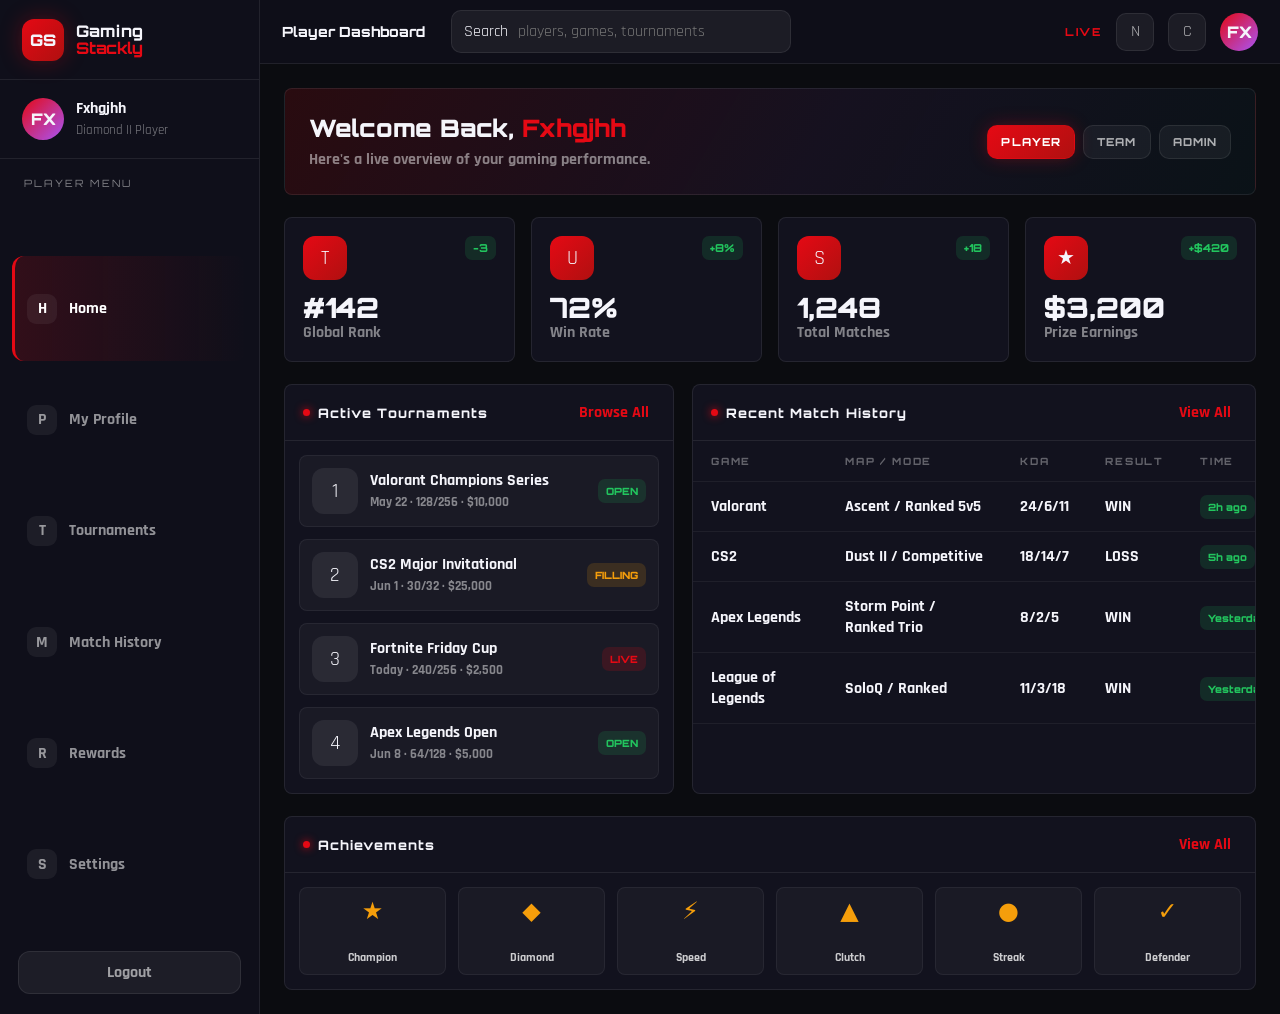
<file: index.html>
<!DOCTYPE html>
<html lang="en">
<head>
  <meta charset="UTF-8" />
  <meta name="viewport" content="width=device-width, initial-scale=1.0" />
  <title>Gaming Stackly Dashboard</title>
  <link rel="preconnect" href="https://fonts.googleapis.com" />
  <link rel="preconnect" href="https://fonts.gstatic.com" crossorigin />
  <link href="https://fonts.googleapis.com/css2?family=Orbitron:wght@500;700;900&family=Rajdhani:wght@500;600;700&display=swap" rel="stylesheet" />
  <style>
    :root {
      --bg: #0b0c10;
      --panel: #12121e;
      --panel-2: #0f0f1a;
      --line: rgba(255,255,255,.08);
      --muted: rgba(255,255,255,.48);
      --soft: rgba(255,255,255,.06);
      --red: #e50914;
      --violet: #a855f7;
      --gold: #f59e0b;
      --green: #22c55e;
      --cyan: #06b6d4;
    }

    * { box-sizing: border-box; }
    html, body { margin: 0; min-height: 100%; }
    body {
      font-family: Rajdhani, system-ui, sans-serif;
      background: var(--bg);
      color: #f5f5fb;
      overflow-x: hidden;
    }
    button, input { font: inherit; }
    button { cursor: pointer; }

    .app { min-height: 100vh; display: grid; grid-template-columns: 260px minmax(0, 1fr); background: #0b0c10; }
    .sidebar { background: var(--panel-2); border-right: 1px solid var(--line); min-height: 100vh; display: flex; flex-direction: column; position: sticky; top: 0; }
    .brand { height: 80px; display: flex; align-items: center; gap: 12px; padding: 0 22px; border-bottom: 1px solid var(--line); }
    .logo { width: 42px; height: 42px; border-radius: 12px; display: grid; place-items: center; font-family: Orbitron; font-weight: 900; background: linear-gradient(135deg, var(--red), #b01010); box-shadow: 0 0 22px rgba(229,9,20,.3); }
    .brand-name { font-family: Orbitron; font-weight: 800; line-height: 1.05; }
    .brand-name span { color: var(--red); }
    .profile { display: flex; align-items: center; gap: 12px; padding: 18px 22px; border-bottom: 1px solid var(--line); }
    .avatar { width: 42px; height: 42px; border-radius: 999px; display: grid; place-items: center; font-family: Orbitron; font-weight: 900; background: linear-gradient(135deg, var(--red), var(--violet)); }
    .profile small, .nav-title, .muted { color: var(--muted); }
    .profile strong { display: block; }
    .nav { padding: 18px 12px; display: grid; gap: 6px; flex: 1; }
    .nav-title { padding: 0 12px 8px; font-family: Orbitron; font-size: 10px; letter-spacing: .22em; text-transform: uppercase; }
    .nav button { display: flex; align-items: center; gap: 12px; width: 100%; padding: 11px 12px; color: rgba(255,255,255,.55); background: transparent; border: 0; border-left: 3px solid transparent; border-radius: 12px; text-align: left; font-weight: 700; }
    .nav button.active { color: #fff; border-left-color: var(--red); background: linear-gradient(90deg, rgba(229,9,20,.16), transparent); }
    .nav i { width: 30px; height: 30px; border-radius: 9px; display: grid; place-items: center; background: var(--soft); font-style: normal; }
    .logout { margin: 16px 18px 20px; border: 1px solid var(--line); background: var(--soft); color: rgba(255,255,255,.58); border-radius: 12px; padding: 10px 12px; font-weight: 700; }

    .main { min-width: 0; display: flex; flex-direction: column; }
    .topbar { height: 64px; position: sticky; top: 0; z-index: 2; display: flex; align-items: center; gap: 14px; padding: 0 22px; background: rgba(15,15,26,.96); border-bottom: 1px solid var(--line); }
    .menu { display: none; width: 38px; height: 38px; border: 1px solid var(--line); border-radius: 10px; background: var(--soft); color: #fff; }
    .title { font-family: Orbitron; font-size: 14px; font-weight: 800; }
    .search { max-width: 340px; flex: 1; display: flex; align-items: center; gap: 8px; padding: 9px 12px; border: 1px solid var(--line); border-radius: 10px; background: var(--soft); margin-left: 12px; }
    .search input { width: 100%; background: transparent; border: 0; outline: 0; color: white; }
    .pill { margin-left: auto; color: var(--red); font-family: Orbitron; font-size: 11px; letter-spacing: .16em; font-weight: 800; }
    .icon-btn { width: 38px; height: 38px; border: 1px solid var(--line); border-radius: 10px; background: var(--soft); color: rgba(255,255,255,.65); }

    .content { width: min(1600px, 100%); margin: 0 auto; padding: 24px; display: grid; gap: 22px; }
    .hero, .card { background: var(--panel); border: 1px solid var(--line); border-radius: 8px; }
    .hero { position: relative; overflow: hidden; padding: 24px; display: flex; justify-content: space-between; gap: 20px; align-items: center; background: linear-gradient(120deg, rgba(229,9,20,.14), rgba(168,85,247,.07) 55%, rgba(6,182,212,.04)); }
    .hero h1 { margin: 0 0 6px; font: 900 24px Orbitron; }
    .hero h1 span { color: var(--red); }
    .hero p { margin: 0; color: var(--muted); font-weight: 700; }
    .role-switch { display: flex; gap: 8px; flex-wrap: wrap; }
    .role-switch button { border: 1px solid var(--line); background: rgba(255,255,255,.05); color: rgba(255,255,255,.65); border-radius: 10px; padding: 9px 13px; font-family: Orbitron; font-size: 11px; font-weight: 800; letter-spacing: .1em; text-transform: uppercase; }
    .role-switch button.active { color: white; border-color: rgba(229,9,20,.4); background: linear-gradient(135deg, var(--red), #b01010); box-shadow: 0 0 18px rgba(229,9,20,.28); }

    .stats { display: grid; grid-template-columns: repeat(4, minmax(0, 1fr)); gap: 16px; }
    .stat { padding: 18px; display: grid; gap: 14px; }
    .stat-top { display: flex; justify-content: space-between; align-items: flex-start; }
    .stat-icon { width: 44px; height: 44px; border-radius: 12px; display: grid; place-items: center; background: linear-gradient(135deg, var(--red), #b01010); font-size: 20px; }
    .change { font-family: Orbitron; font-size: 11px; font-weight: 800; padding: 5px 8px; border-radius: 7px; color: var(--green); background: rgba(34,197,94,.14); }
    .stat-value { font: 900 28px Orbitron; line-height: 1; }
    .stat-label { color: var(--muted); font-weight: 700; }

    .grid { display: grid; grid-template-columns: 390px minmax(0, 1fr); gap: 18px; }
    .card-head { display: flex; align-items: center; justify-content: space-between; padding: 16px 18px; border-bottom: 1px solid var(--line); }
    .card-head h2 { display: flex; align-items: center; gap: 8px; margin: 0; font: 800 13px Orbitron; letter-spacing: .08em; }
    .dot { width: 7px; height: 7px; border-radius: 999px; background: var(--red); box-shadow: 0 0 8px var(--red); }
    .card-head button { color: var(--red); border: 0; background: transparent; font-weight: 800; }
    .list { padding: 14px; display: grid; gap: 12px; }
    .item { display: grid; grid-template-columns: 46px minmax(0, 1fr) auto; align-items: center; gap: 12px; padding: 12px; border: 1px solid rgba(255,255,255,.06); border-radius: 8px; background: rgba(255,255,255,.035); }
    .item-icon { width: 46px; height: 46px; border-radius: 12px; display: grid; place-items: center; background: rgba(255,255,255,.07); font-size: 20px; }
    .item strong { display: block; white-space: nowrap; overflow: hidden; text-overflow: ellipsis; }
    .item small { color: var(--muted); font-weight: 700; }
    .badge { font-family: Orbitron; font-size: 10px; font-weight: 900; padding: 6px 8px; border-radius: 7px; color: var(--green); background: rgba(34,197,94,.14); white-space: nowrap; }
    .badge.live { color: var(--red); background: rgba(229,9,20,.16); }
    .badge.warn { color: var(--gold); background: rgba(245,158,11,.15); }

    .table-wrap { overflow-x: auto; }
    table { width: 100%; min-width: 600px; border-collapse: collapse; }
    th, td { padding: 14px 18px; text-align: left; border-bottom: 1px solid rgba(255,255,255,.055); }
    th { color: rgba(255,255,255,.34); font: 800 10px Orbitron; letter-spacing: .18em; text-transform: uppercase; }
    td { font-weight: 700; }
    .achievements { display: grid; grid-template-columns: repeat(6, minmax(0, 1fr)); gap: 12px; padding: 14px; }
    .achievement { min-height: 88px; display: grid; place-items: center; text-align: center; gap: 4px; border: 1px solid rgba(255,255,255,.06); border-radius: 8px; background: rgba(255,255,255,.035); }
    .achievement i { font-style: normal; font-size: 24px; color: var(--gold); }
    .achievement strong { font-size: 12px; color: rgba(255,255,255,.78); }

    @media (max-width: 980px) {
      .app { grid-template-columns: 1fr; }
      .sidebar { position: fixed; inset: 0 auto 0 0; width: 260px; transform: translateX(-100%); transition: transform .2s; z-index: 5; }
      .sidebar.open { transform: translateX(0); }
      .menu { display: inline-grid; place-items: center; }
      .stats { grid-template-columns: repeat(2, minmax(0, 1fr)); }
      .grid { grid-template-columns: 1fr; }
      .hero { align-items: flex-start; flex-direction: column; }
    }
    @media (max-width: 620px) {
      .content { padding: 16px; }
      .topbar { padding: 0 14px; }
      .search, .pill { display: none; }
      .stats { grid-template-columns: 1fr; }
      .achievements { grid-template-columns: repeat(2, minmax(0, 1fr)); }
      .hero h1 { font-size: 20px; }
    }
  </style>
</head>
<body>
  <div class="app">
    <aside class="sidebar" id="sidebar">
      <div class="brand"><div class="logo">GS</div><div class="brand-name">Gaming<br><span>Stackly</span></div></div>
      <div class="profile"><div class="avatar" id="avatar">FX</div><div><strong id="profileName">Fxhgjhh</strong><small id="profileTag">Diamond II Player</small></div></div>
      <nav class="nav">
        <div class="nav-title" id="navTitle">Player Menu</div>
        <button class="active"><i>H</i>Home</button><button><i>P</i>My Profile</button><button><i>T</i>Tournaments</button><button><i>M</i>Match History</button><button><i>R</i>Rewards</button><button><i>S</i>Settings</button>
      </nav>
      <button class="logout">Logout</button>
    </aside>

    <main class="main">
      <header class="topbar"><button class="menu" id="menuBtn">☰</button><div class="title" id="pageTitle">Player Dashboard</div><label class="search">Search <input placeholder="players, games, tournaments" /></label><div class="pill">LIVE</div><button class="icon-btn">N</button><button class="icon-btn">C</button><div class="avatar" style="width:38px;height:38px" id="topAvatar">FX</div></header>
      <section class="content">
        <div class="hero">
          <div><h1 id="heroTitle">Welcome Back, <span>Fxhgjhh</span></h1><p id="heroText">Here's a live overview of your gaming performance.</p></div>
          <div class="role-switch"><button class="active" data-role="player">Player</button><button data-role="team">Team</button><button data-role="admin">Admin</button></div>
        </div>

        <div class="stats" id="stats"></div>

        <div class="grid">
          <section class="card"><div class="card-head"><h2><span class="dot"></span><span id="leftTitle">Active Tournaments</span></h2><button>Browse All</button></div><div class="list" id="leftList"></div></section>
          <section class="card"><div class="card-head"><h2><span class="dot"></span><span id="rightTitle">Recent Match History</span></h2><button>View All</button></div><div class="table-wrap"><table><thead id="tableHead"></thead><tbody id="tableBody"></tbody></table></div></section>
        </div>

        <section class="card"><div class="card-head"><h2><span class="dot"></span>Achievements</h2><button>View All</button></div><div class="achievements"><div class="achievement"><i>★</i><strong>Champion</strong></div><div class="achievement"><i>◆</i><strong>Diamond</strong></div><div class="achievement"><i>⚡</i><strong>Speed</strong></div><div class="achievement"><i>▲</i><strong>Clutch</strong></div><div class="achievement"><i>●</i><strong>Streak</strong></div><div class="achievement"><i>✓</i><strong>Defender</strong></div></div></section>
      </section>
    </main>
  </div>

  <script>
    const data = {
      player: {
        title: 'Player Dashboard', avatar: 'FX', name: 'Fxhgjhh', tag: 'Diamond II Player', hero: 'Welcome Back, <span>Fxhgjhh</span>', text: "Here's a live overview of your gaming performance.", menu: 'Player Menu',
        stats: [['#142','Global Rank','T','-3'], ['72%','Win Rate','U','+8%'], ['1,248','Total Matches','S','+18'], ['$3,200','Prize Earnings','★','+$420']],
        leftTitle: 'Active Tournaments', left: [['Valorant Champions Series','May 22 · 128/256','$10,000','OPEN'], ['CS2 Major Invitational','Jun 1 · 30/32','$25,000','FILLING'], ['Fortnite Friday Cup','Today · 240/256','$2,500','LIVE'], ['Apex Legends Open','Jun 8 · 64/128','$5,000','OPEN']],
        rightTitle: 'Recent Match History', headers: ['Game','Map / Mode','KDA','Result','Time'], rows: [['Valorant','Ascent / Ranked 5v5','24/6/11','WIN','2h ago'], ['CS2','Dust II / Competitive','18/14/7','LOSS','5h ago'], ['Apex Legends','Storm Point / Ranked Trio','8/2/5','WIN','Yesterday'], ['League of Legends','SoloQ / Ranked','11/3/18','WIN','Yesterday']]
      },
      team: {
        title: 'Team Dashboard', avatar: 'SB', name: 'StormBreakers', tag: 'Elite Team', hero: 'StormBreakers <span>Team Hub</span>', text: 'Roster, scrims, schedule, and competitive performance in one view.', menu: 'Team Menu',
        stats: [['#38','Team Ranking','T','+5'], ['68%','Win Rate','U','+4%'], ['284','Matches Played','S','+12'], ['$8,400','Prize Earned','★','+$1.2k']],
        leftTitle: 'Roster Management', left: [['Fxhgjhh','IGL / Fragger','Diamond II','ONLINE'], ['SkyKiller','Support','Diamond III','ONLINE'], ['ZeroRush','Entry Fragger','Platinum I','AWAY'], ['NightXero','Sniper','Diamond I','ONLINE']],
        rightTitle: 'Match Schedule', headers: ['Opponent','Game','Date','Type','Status'], rows: [['NightRaiders','Valorant','May 20, 8:00 PM','Ranked Match','SOON'], ['EchoForce','CS2','May 22, 6:00 PM','Tournament','SOON'], ['BlazeFive','Apex','May 18, 9:00 PM','Scrim','WIN'], ['ShadowTeam','Valorant','May 17, 7:30 PM','Ranked','LOSS']]
      },
      admin: {
        title: 'Admin Dashboard', avatar: 'AD', name: 'Admin User', tag: 'Administrator', hero: 'Admin <span>Control Panel</span>', text: 'System health, users, tournaments, revenue, and reports.', menu: 'Admin Menu',
        stats: [['24,891','Total Users','U','+1,240'], ['1,342','Active Teams','T','+87'], ['$182,400','Total Revenue','$','+$22.1k'], ['8','Live Tournaments','L','+3']],
        leftTitle: 'User Management', left: [['Fxhgjhh','fx@gaming.io','Player','ACTIVE'], ['StormBreakers','sb@gaming.io','Team','ACTIVE'], ['NightRaiders','nr@gaming.io','Team','SUSPENDED'], ['VortexGG','vx@gaming.io','Player','INACTIVE']],
        rightTitle: 'System Activity Logs', headers: ['Type','Message','Time','Area','Status'], rows: [['Success','Tournament created','2 min ago','Events','OK'], ['Warning','Team suspended for ToS issue','15 min ago','Users','REVIEW'], ['Info','System backup completed','1h ago','Infra','OK'], ['Success','New team verified','2h ago','Teams','OK']]
      }
    };

    const $ = id => document.getElementById(id);
    const sidebar = $('sidebar');
    $('menuBtn').onclick = () => sidebar.classList.toggle('open');
    document.querySelectorAll('.nav button').forEach(btn => btn.onclick = () => { document.querySelectorAll('.nav button').forEach(b => b.classList.remove('active')); btn.classList.add('active'); sidebar.classList.remove('open'); });

    function badgeClass(text) { return text === 'LIVE' || text === 'LOSS' || text === 'SUSPENDED' ? 'badge live' : text === 'FILLING' || text === 'SOON' || text === 'REVIEW' || text === 'INACTIVE' ? 'badge warn' : 'badge'; }
    function render(role) {
      const d = data[role];
      $('pageTitle').textContent = d.title; $('avatar').textContent = d.avatar; $('topAvatar').textContent = d.avatar; $('profileName').textContent = d.name; $('profileTag').textContent = d.tag; $('heroTitle').innerHTML = d.hero; $('heroText').textContent = d.text; $('navTitle').textContent = d.menu; $('leftTitle').textContent = d.leftTitle; $('rightTitle').textContent = d.rightTitle;
      $('stats').innerHTML = d.stats.map(s => `<article class="card stat"><div class="stat-top"><div class="stat-icon">${s[2]}</div><span class="change">${s[3]}</span></div><div><div class="stat-value">${s[0]}</div><div class="stat-label">${s[1]}</div></div></article>`).join('');
      $('leftList').innerHTML = d.left.map((x, i) => `<div class="item"><div class="item-icon">${i + 1}</div><div><strong>${x[0]}</strong><small>${x[1]} · ${x[2]}</small></div><span class="${badgeClass(x[3])}">${x[3]}</span></div>`).join('');
      $('tableHead').innerHTML = `<tr>${d.headers.map(h => `<th>${h}</th>`).join('')}</tr>`;
      $('tableBody').innerHTML = d.rows.map(r => `<tr>${r.map((c, i) => i === r.length - 1 ? `<td><span class="${badgeClass(c)}">${c}</span></td>` : `<td>${c}</td>`).join('')}</tr>`).join('');
      document.querySelectorAll('.role-switch button').forEach(b => b.classList.toggle('active', b.dataset.role === role));
    }
    document.querySelectorAll('.role-switch button').forEach(btn => btn.onclick = () => render(btn.dataset.role));
    render('player');
  </script>
</body>
</html>
</file>
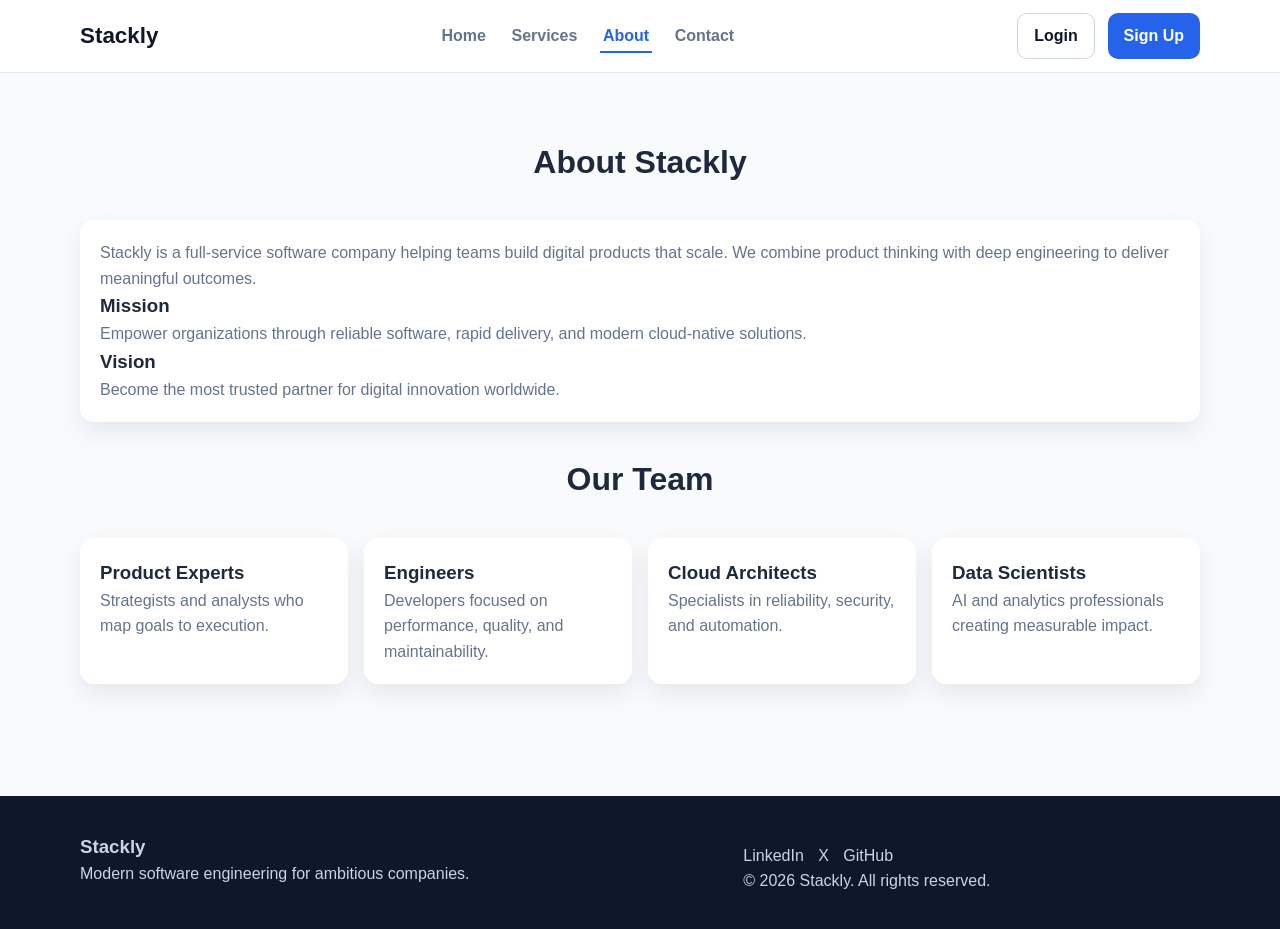
<file: about.html>
<!DOCTYPE html><html lang="en"><head><meta charset="UTF-8"><meta name="viewport" content="width=device-width, initial-scale=1.0"><title>Stackly | About</title><link rel="stylesheet" href="style.css"></head><body>
<header class="site-header"><div class="container navbar"><a class="logo" href="index.html">Stackly</a><button class="menu-toggle">☰</button><ul class="nav-links"><li><a class="nav-link" href="index.html">Home</a></li><li><a class="nav-link" href="services.html">Services</a></li><li><a class="nav-link active" href="about.html">About</a></li><li><a class="nav-link" href="contact.html">Contact</a></li></ul><div class="nav-actions" id="userArea"></div></div></header>
<main class="section"><div class="container"><h1 class="section-title">About Stackly</h1><div class="card"><p>Stackly is a full-service software company helping teams build digital products that scale. We combine product thinking with deep engineering to deliver meaningful outcomes.</p><h3>Mission</h3><p>Empower organizations through reliable software, rapid delivery, and modern cloud-native solutions.</p><h3>Vision</h3><p>Become the most trusted partner for digital innovation worldwide.</p></div><h2 class="section-title" style="margin-top:2rem;">Our Team</h2><div class="grid"><article class="card"><h3>Product Experts</h3><p>Strategists and analysts who map goals to execution.</p></article><article class="card"><h3>Engineers</h3><p>Developers focused on performance, quality, and maintainability.</p></article><article class="card"><h3>Cloud Architects</h3><p>Specialists in reliability, security, and automation.</p></article><article class="card"><h3>Data Scientists</h3><p>AI and analytics professionals creating measurable impact.</p></article></div></div></main>
<footer class="site-footer"><div class="container footer-content"><div><h3>Stackly</h3><p>Modern software engineering for ambitious companies.</p></div><div><div class="socials"><a href="#">LinkedIn</a><a href="#">X</a><a href="#">GitHub</a></div><p>© 2026 Stackly. All rights reserved.</p></div></div></footer><script src="script.js"></script></body></html>
</file>
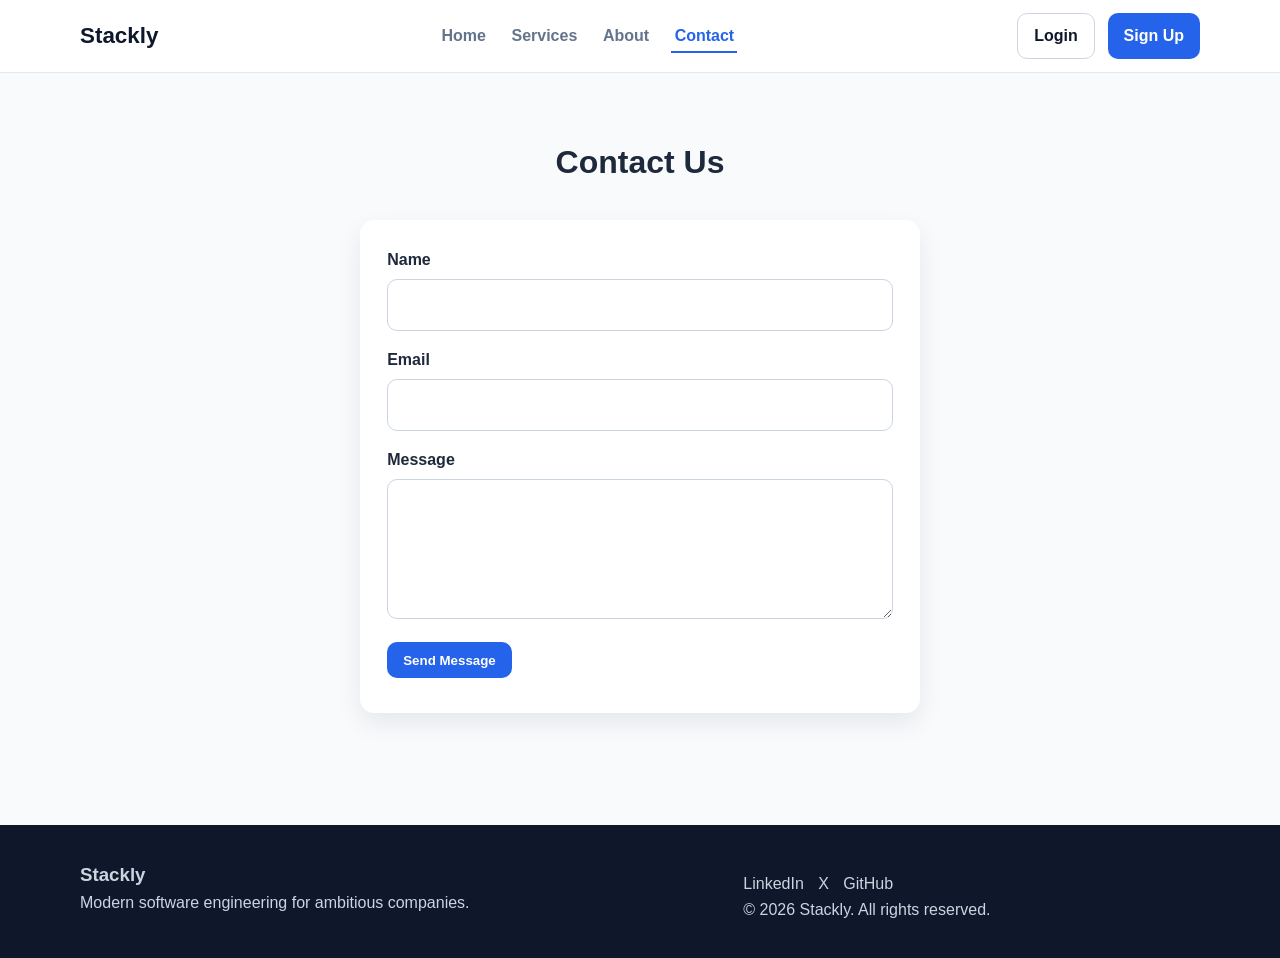
<file: contact.html>
<!DOCTYPE html><html lang="en"><head><meta charset="UTF-8"><meta name="viewport" content="width=device-width, initial-scale=1.0"><title>Stackly | Contact</title><link rel="stylesheet" href="style.css"></head><body>
<header class="site-header"><div class="container navbar"><a class="logo" href="index.html">Stackly</a><button class="menu-toggle">☰</button><ul class="nav-links"><li><a class="nav-link" href="index.html">Home</a></li><li><a class="nav-link" href="services.html">Services</a></li><li><a class="nav-link" href="about.html">About</a></li><li><a class="nav-link active" href="contact.html">Contact</a></li></ul><div class="nav-actions" id="userArea"></div></div></header>
<main class="contact-section"><div class="container"><h1 class="section-title">Contact Us</h1><form id="contactForm" class="form-card" novalidate><div class="form-group"><label for="name">Name</label><input id="name" type="text"><div class="error" id="nameError"></div></div><div class="form-group"><label for="email">Email</label><input id="email" type="email"><div class="error" id="emailError"></div></div><div class="form-group"><label for="message">Message</label><textarea id="message"></textarea><div class="error" id="messageError"></div></div><button class="btn btn-primary" type="submit">Send Message</button><p id="contactSuccess" class="success"></p></form></div></main>
<footer class="site-footer"><div class="container footer-content"><div><h3>Stackly</h3><p>Modern software engineering for ambitious companies.</p></div><div><div class="socials"><a href="#">LinkedIn</a><a href="#">X</a><a href="#">GitHub</a></div><p>© 2026 Stackly. All rights reserved.</p></div></div></footer><script src="script.js"></script></body></html>
</file>
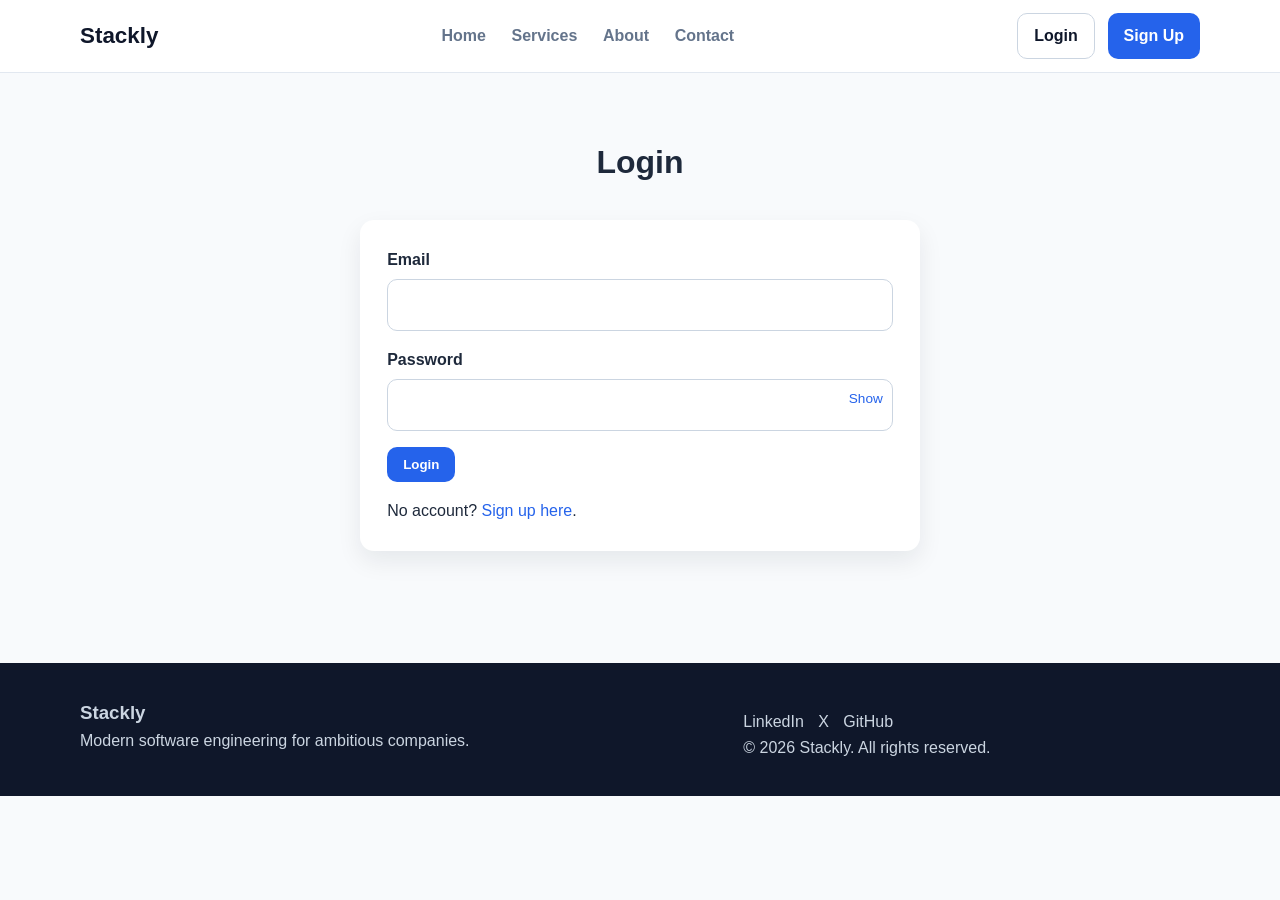
<file: login.html>
<!DOCTYPE html><html lang="en"><head><meta charset="UTF-8"><meta name="viewport" content="width=device-width, initial-scale=1.0"><title>Stackly | Login</title><link rel="stylesheet" href="style.css"></head><body>
<header class="site-header"><div class="container navbar"><a class="logo" href="index.html">Stackly</a><button class="menu-toggle">☰</button><ul class="nav-links"><li><a class="nav-link" href="index.html">Home</a></li><li><a class="nav-link" href="services.html">Services</a></li><li><a class="nav-link" href="about.html">About</a></li><li><a class="nav-link" href="contact.html">Contact</a></li></ul><div class="nav-actions" id="userArea"></div></div></header>
<main class="auth-section"><div class="container"><h1 class="section-title">Login</h1><form id="loginForm" class="form-card" novalidate><div class="form-group"><label for="loginEmail">Email</label><input id="loginEmail" type="email"><div id="loginEmailError" class="error"></div></div><div class="form-group input-wrap"><label for="loginPassword">Password</label><input id="loginPassword" type="password"><button class="password-toggle" type="button" data-toggle-password="loginPassword">Show</button><div id="loginPasswordError" class="error"></div></div><button class="btn btn-primary" type="submit">Login</button><p style="margin-top:1rem;">No account? <a href="signup.html" style="color:var(--primary);">Sign up here</a>.</p></form></div></main>
<footer class="site-footer"><div class="container footer-content"><div><h3>Stackly</h3><p>Modern software engineering for ambitious companies.</p></div><div><div class="socials"><a href="#">LinkedIn</a><a href="#">X</a><a href="#">GitHub</a></div><p>© 2026 Stackly. All rights reserved.</p></div></div></footer><script src="script.js"></script></body></html>
</file>
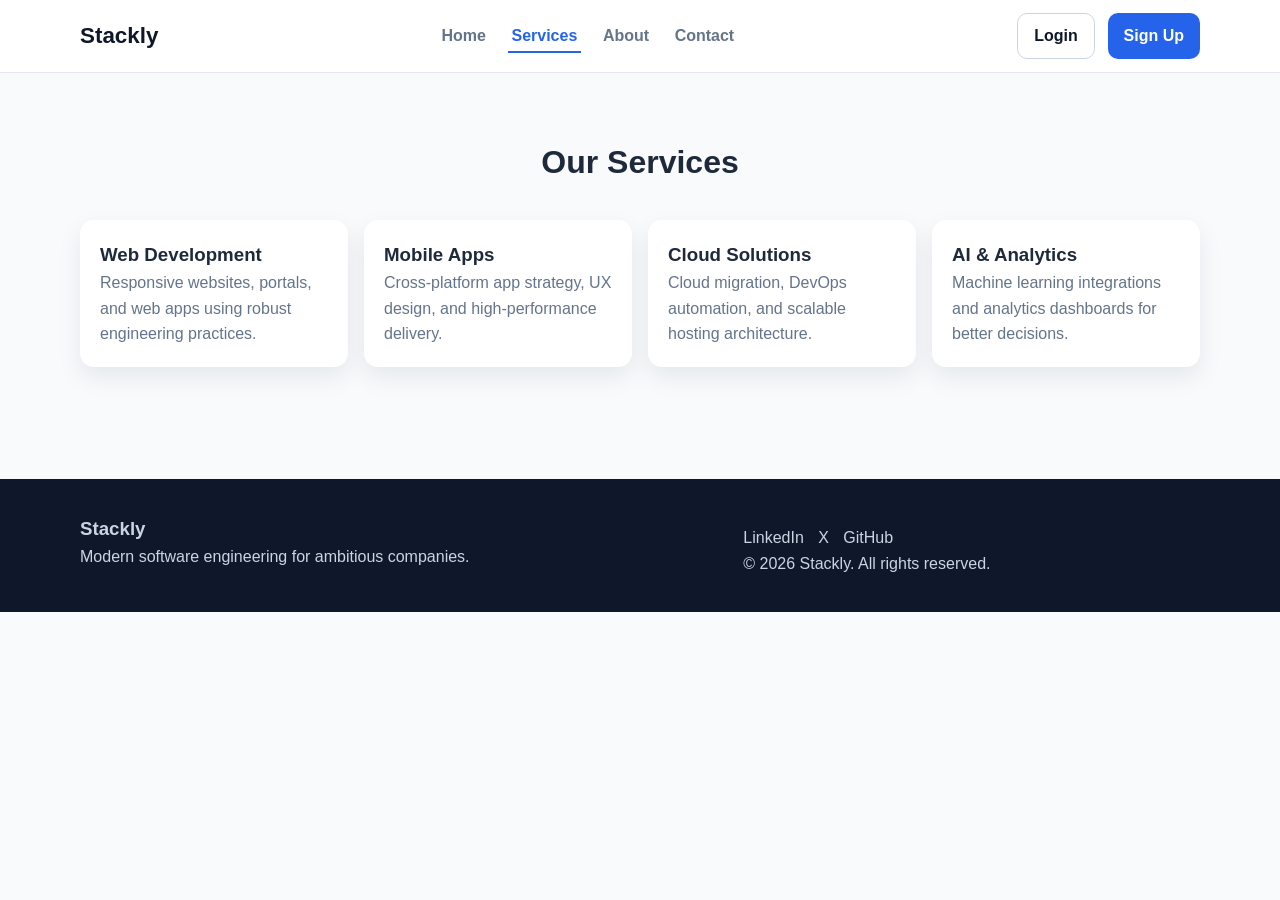
<file: services.html>
<!DOCTYPE html><html lang="en"><head><meta charset="UTF-8"><meta name="viewport" content="width=device-width, initial-scale=1.0"><title>Stackly | Services</title><link rel="stylesheet" href="style.css"></head><body>
<header class="site-header"><div class="container navbar"><a class="logo" href="index.html">Stackly</a><button class="menu-toggle">☰</button><ul class="nav-links"><li><a class="nav-link" href="index.html">Home</a></li><li><a class="nav-link active" href="services.html">Services</a></li><li><a class="nav-link" href="about.html">About</a></li><li><a class="nav-link" href="contact.html">Contact</a></li></ul><div class="nav-actions" id="userArea"></div></div></header>
<main class="section"><div class="container"><h1 class="section-title">Our Services</h1><div class="grid"><article class="card"><h3>Web Development</h3><p>Responsive websites, portals, and web apps using robust engineering practices.</p></article><article class="card"><h3>Mobile Apps</h3><p>Cross-platform app strategy, UX design, and high-performance delivery.</p></article><article class="card"><h3>Cloud Solutions</h3><p>Cloud migration, DevOps automation, and scalable hosting architecture.</p></article><article class="card"><h3>AI & Analytics</h3><p>Machine learning integrations and analytics dashboards for better decisions.</p></article></div></div></main>
<footer class="site-footer"><div class="container footer-content"><div><h3>Stackly</h3><p>Modern software engineering for ambitious companies.</p></div><div><div class="socials"><a href="#">LinkedIn</a><a href="#">X</a><a href="#">GitHub</a></div><p>© 2026 Stackly. All rights reserved.</p></div></div></footer><script src="script.js"></script></body></html>
</file>
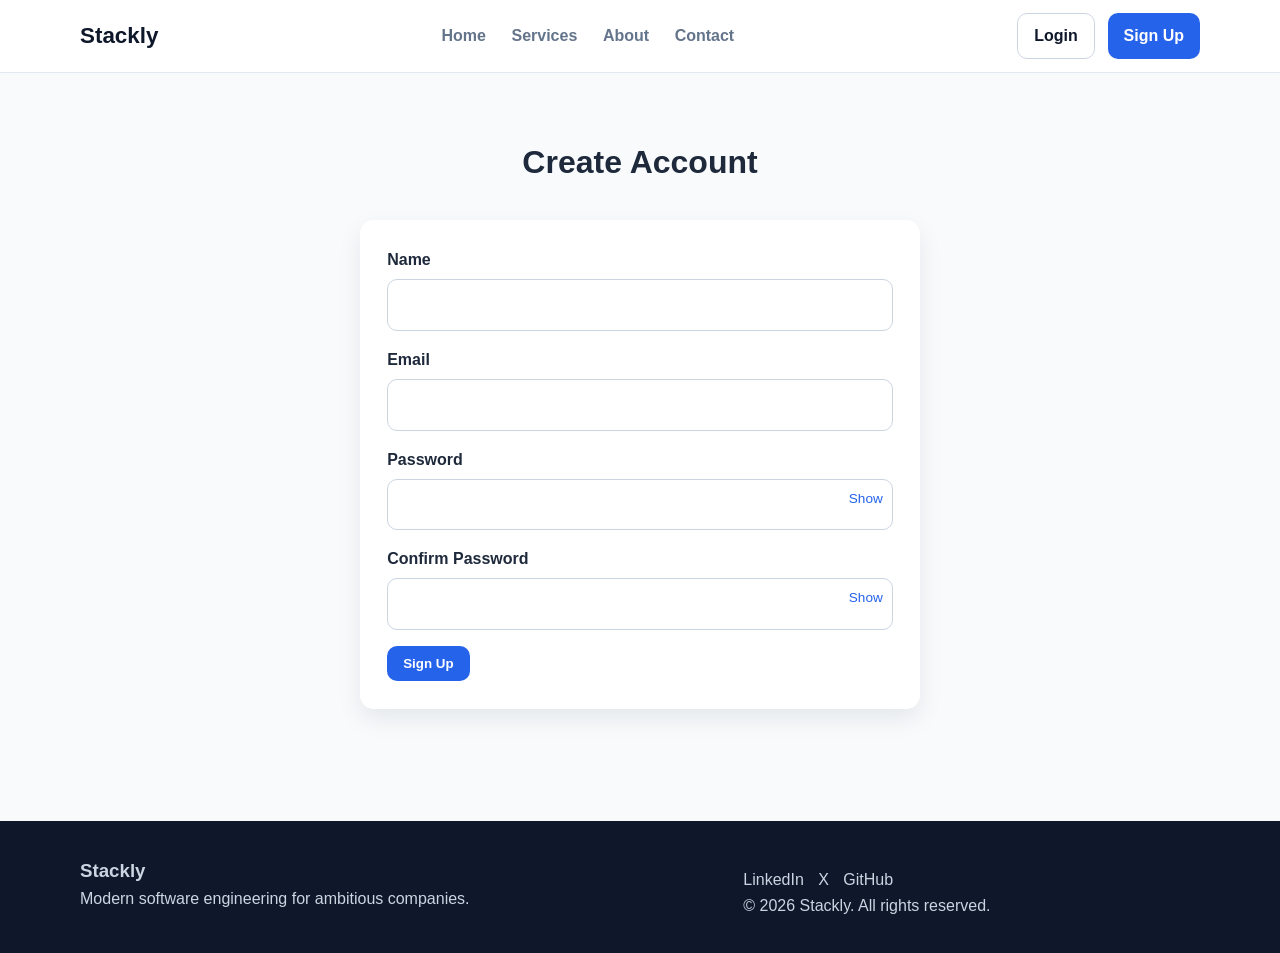
<file: signup.html>
<!DOCTYPE html><html lang="en"><head><meta charset="UTF-8"><meta name="viewport" content="width=device-width, initial-scale=1.0"><title>Stackly | Sign Up</title><link rel="stylesheet" href="style.css"></head><body>
<header class="site-header"><div class="container navbar"><a class="logo" href="index.html">Stackly</a><button class="menu-toggle">☰</button><ul class="nav-links"><li><a class="nav-link" href="index.html">Home</a></li><li><a class="nav-link" href="services.html">Services</a></li><li><a class="nav-link" href="about.html">About</a></li><li><a class="nav-link" href="contact.html">Contact</a></li></ul><div class="nav-actions" id="userArea"></div></div></header>
<main class="auth-section"><div class="container"><h1 class="section-title">Create Account</h1><form id="signupForm" class="form-card" novalidate><div class="form-group"><label for="signupName">Name</label><input id="signupName" type="text"><div id="signupNameError" class="error"></div></div><div class="form-group"><label for="signupEmail">Email</label><input id="signupEmail" type="email"><div id="signupEmailError" class="error"></div></div><div class="form-group input-wrap"><label for="signupPassword">Password</label><input id="signupPassword" type="password"><button class="password-toggle" type="button" data-toggle-password="signupPassword">Show</button><div id="signupPasswordError" class="error"></div></div><div class="form-group input-wrap"><label for="confirmPassword">Confirm Password</label><input id="confirmPassword" type="password"><button class="password-toggle" type="button" data-toggle-password="confirmPassword">Show</button><div id="confirmPasswordError" class="error"></div></div><button class="btn btn-primary" type="submit">Sign Up</button></form></div></main>
<footer class="site-footer"><div class="container footer-content"><div><h3>Stackly</h3><p>Modern software engineering for ambitious companies.</p></div><div><div class="socials"><a href="#">LinkedIn</a><a href="#">X</a><a href="#">GitHub</a></div><p>© 2026 Stackly. All rights reserved.</p></div></div></footer><script src="script.js"></script></body></html>
</file>
<file: style.css>
:root {
  --primary: #2563eb;
  --primary-dark: #1d4ed8;
  --secondary: #0f172a;
  --accent: #10b981;
  --bg: #f8fafc;
  --text: #1e293b;
  --muted: #64748b;
  --card: #ffffff;
  --danger: #dc2626;
  --shadow: 0 10px 25px rgba(15, 23, 42, 0.08);
  --radius: 14px;
}

* {
  box-sizing: border-box;
  margin: 0;
  padding: 0;
}

html {
  scroll-behavior: smooth;
}

body {
  font-family: "Inter", "Segoe UI", Roboto, Arial, sans-serif;
  color: var(--text);
  background: var(--bg);
  line-height: 1.6;
}

a {
  color: inherit;
  text-decoration: none;
}

img {
  max-width: 100%;
  display: block;
}

.container {
  width: min(1120px, 92%);
  margin: 0 auto;
}

.site-header {
  position: sticky;
  top: 0;
  z-index: 999;
  background: rgba(255, 255, 255, 0.95);
  backdrop-filter: blur(8px);
  border-bottom: 1px solid #e2e8f0;
}

.navbar {
  min-height: 72px;
  display: flex;
  align-items: center;
  justify-content: space-between;
  gap: 1rem;
}

.logo {
  font-size: 1.4rem;
  font-weight: 800;
  color: var(--secondary);
}

.nav-links {
  display: flex;
  list-style: none;
  gap: 1.2rem;
  align-items: center;
}

.nav-link {
  padding: 0.4rem 0.2rem;
  color: var(--muted);
  font-weight: 600;
  border-bottom: 2px solid transparent;
  transition: color 0.2s ease, border-color 0.2s ease;
}

.nav-link:hover,
.nav-link.active {
  color: var(--primary);
  border-bottom-color: var(--primary);
}

.nav-actions {
  display: flex;
  align-items: center;
  gap: 0.8rem;
}

.btn {
  border: none;
  border-radius: 10px;
  cursor: pointer;
  font-weight: 600;
  transition: transform 0.2s ease, box-shadow 0.2s ease, background 0.2s ease;
}

.btn:hover {
  transform: translateY(-2px);
}

.btn-primary {
  background: var(--primary);
  color: #fff;
  padding: 0.65rem 1rem;
}

.btn-primary:hover {
  background: var(--primary-dark);
  box-shadow: 0 8px 18px rgba(37, 99, 235, 0.3);
}

.btn-outline {
  border: 1px solid #cbd5e1;
  background: #fff;
  color: var(--secondary);
  padding: 0.6rem 1rem;
}

.btn-outline:hover {
  border-color: var(--primary);
  color: var(--primary);
}

.menu-toggle {
  display: none;
  background: transparent;
  border: none;
  font-size: 1.5rem;
  cursor: pointer;
}

.user-pill {
  font-size: 0.9rem;
  color: var(--secondary);
  background: #e2e8f0;
  padding: 0.35rem 0.7rem;
  border-radius: 999px;
}

.hero {
  padding: 5rem 0 3rem;
}

.hero-grid {
  display: grid;
  grid-template-columns: repeat(2, minmax(0, 1fr));
  gap: 2rem;
  align-items: center;
}

.hero h1 {
  font-size: clamp(2rem, 4.5vw, 3.5rem);
  line-height: 1.15;
  margin-bottom: 1rem;
}

.hero p {
  color: var(--muted);
  margin-bottom: 1.4rem;
}

.hero-art {
  background: linear-gradient(145deg, #dbeafe, #ecfeff);
  border-radius: var(--radius);
  padding: 2rem;
  box-shadow: var(--shadow);
  animation: float 4s ease-in-out infinite;
}

@keyframes float {
  0%, 100% { transform: translateY(0); }
  50% { transform: translateY(-8px); }
}

.section {
  padding: 4rem 0;
}

.section-title {
  text-align: center;
  margin-bottom: 2rem;
  font-size: 2rem;
}

.grid {
  display: grid;
  grid-template-columns: repeat(4, 1fr);
  gap: 1rem;
}

.card {
  background: var(--card);
  border-radius: var(--radius);
  padding: 1.25rem;
  box-shadow: var(--shadow);
  transition: transform 0.2s ease;
}

.card:hover { transform: translateY(-4px); }
.card p { color: var(--muted); }

.auth-section,
.contact-section {
  padding: 4rem 0;
}

.form-card {
  width: min(560px, 100%);
  margin: 0 auto;
  background: #fff;
  border-radius: var(--radius);
  box-shadow: var(--shadow);
  padding: 1.7rem;
}

.form-group { margin-bottom: 1rem; }

label {
  display: inline-block;
  margin-bottom: 0.4rem;
  font-weight: 600;
}

input,
textarea {
  width: 100%;
  padding: 0.75rem;
  border-radius: 10px;
  border: 1px solid #cbd5e1;
  font: inherit;
}

textarea { min-height: 140px; resize: vertical; }

.input-wrap {
  position: relative;
}

.password-toggle {
  position: absolute;
  right: 10px;
  top: 44px;
  font-size: 0.85rem;
  color: var(--primary);
  background: transparent;
  border: none;
  cursor: pointer;
}

.error {
  color: var(--danger);
  font-size: 0.88rem;
  margin-top: 0.25rem;
}

.success {
  color: var(--accent);
  font-size: 0.95rem;
  margin-top: 0.5rem;
}

.site-footer {
  margin-top: 3rem;
  background: var(--secondary);
  color: #cbd5e1;
  padding: 2.2rem 0;
}

.footer-content {
  display: grid;
  grid-template-columns: 1.4fr 1fr;
  gap: 1.5rem;
}

.socials {
  display: flex;
  gap: 0.9rem;
  margin-top: 0.7rem;
}

.socials a:hover { color: #fff; }

@media (max-width: 960px) {
  .grid { grid-template-columns: repeat(2, 1fr); }
  .hero-grid { grid-template-columns: 1fr; }
}

@media (max-width: 760px) {
  .menu-toggle { display: block; }

  .nav-links,
  .nav-actions {
    position: absolute;
    left: 0;
    right: 0;
    background: #fff;
    flex-direction: column;
    padding: 1rem 4%;
    border-bottom: 1px solid #e2e8f0;
    display: none;
  }

  .nav-links {
    top: 72px;
    align-items: flex-start;
  }

  .nav-actions {
    top: calc(72px + 210px);
    align-items: flex-start;
  }

  .nav-links.open,
  .nav-actions.open {
    display: flex;
  }

  .grid { grid-template-columns: 1fr; }
  .footer-content { grid-template-columns: 1fr; }
}
</file>
